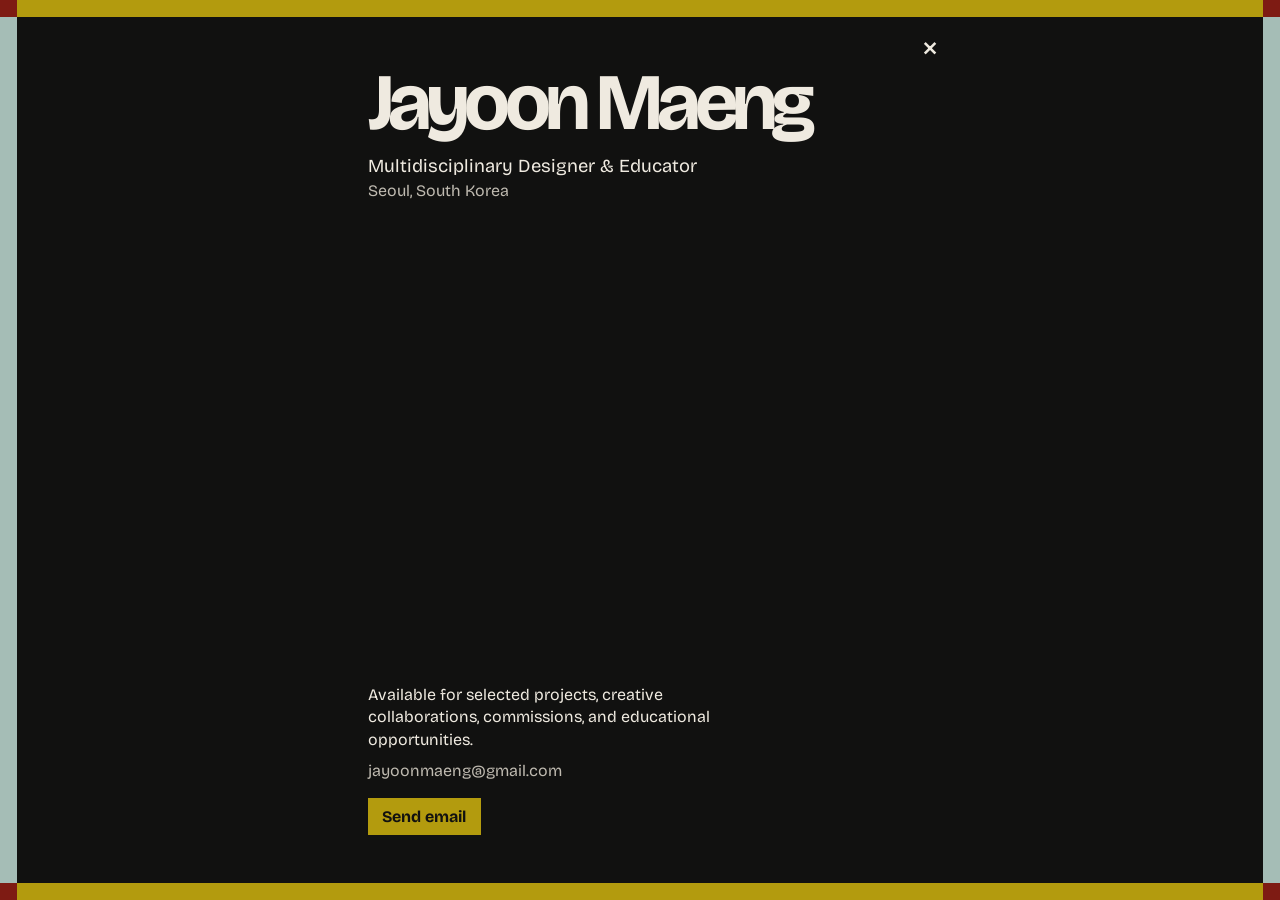
<file: contact-card.html>
<!doctype html>
<html lang="en">
<head>
  <meta charset="utf-8">
  <meta name="viewport" content="width=device-width, initial-scale=1">
  <meta name="description" content="Jayoonmaeng is a multidisciplinary design practice exploring the intersections of material, form, and experience across physical and digital media.">
  <title>Contact — Jayoonmaeng</title>
  <link rel="preconnect" href="https://fonts.googleapis.com">
  <link rel="preconnect" href="https://fonts.gstatic.com" crossorigin>
  <link rel="stylesheet" href="https://fonts.googleapis.com/css2?family=Bricolage+Grotesque:opsz,wght@12..96,400..800&amp;display=swap">
  <link rel="stylesheet" href="./style.css?v=pages">
  <script type="module" src="./contact-card.js"></script>
</head>
<body class="contact-card-page">
  <main class="business-card" aria-labelledby="card-name">
    <a class="card-close" href="./index.html" aria-label="Close business card">×</a>
    <div class="card-identity">
      <h1 id="card-name">Jayoon Maeng</h1>
      <p class="card-title">Multidisciplinary Designer &amp; Educator</p>
      <p class="card-location">Seoul, South Korea</p>
    </div>
    <div class="card-contact">
      <p class="card-statement">Available for selected projects, creative collaborations, commissions, and educational opportunities.</p>
      <a class="card-email" href="mailto:jayoonmaeng@gmail.com">jayoonmaeng@gmail.com</a>
      <a class="card-send" href="mailto:jayoonmaeng@gmail.com">Send email</a>
    </div>
  </main>
</body>
</html>
</file>
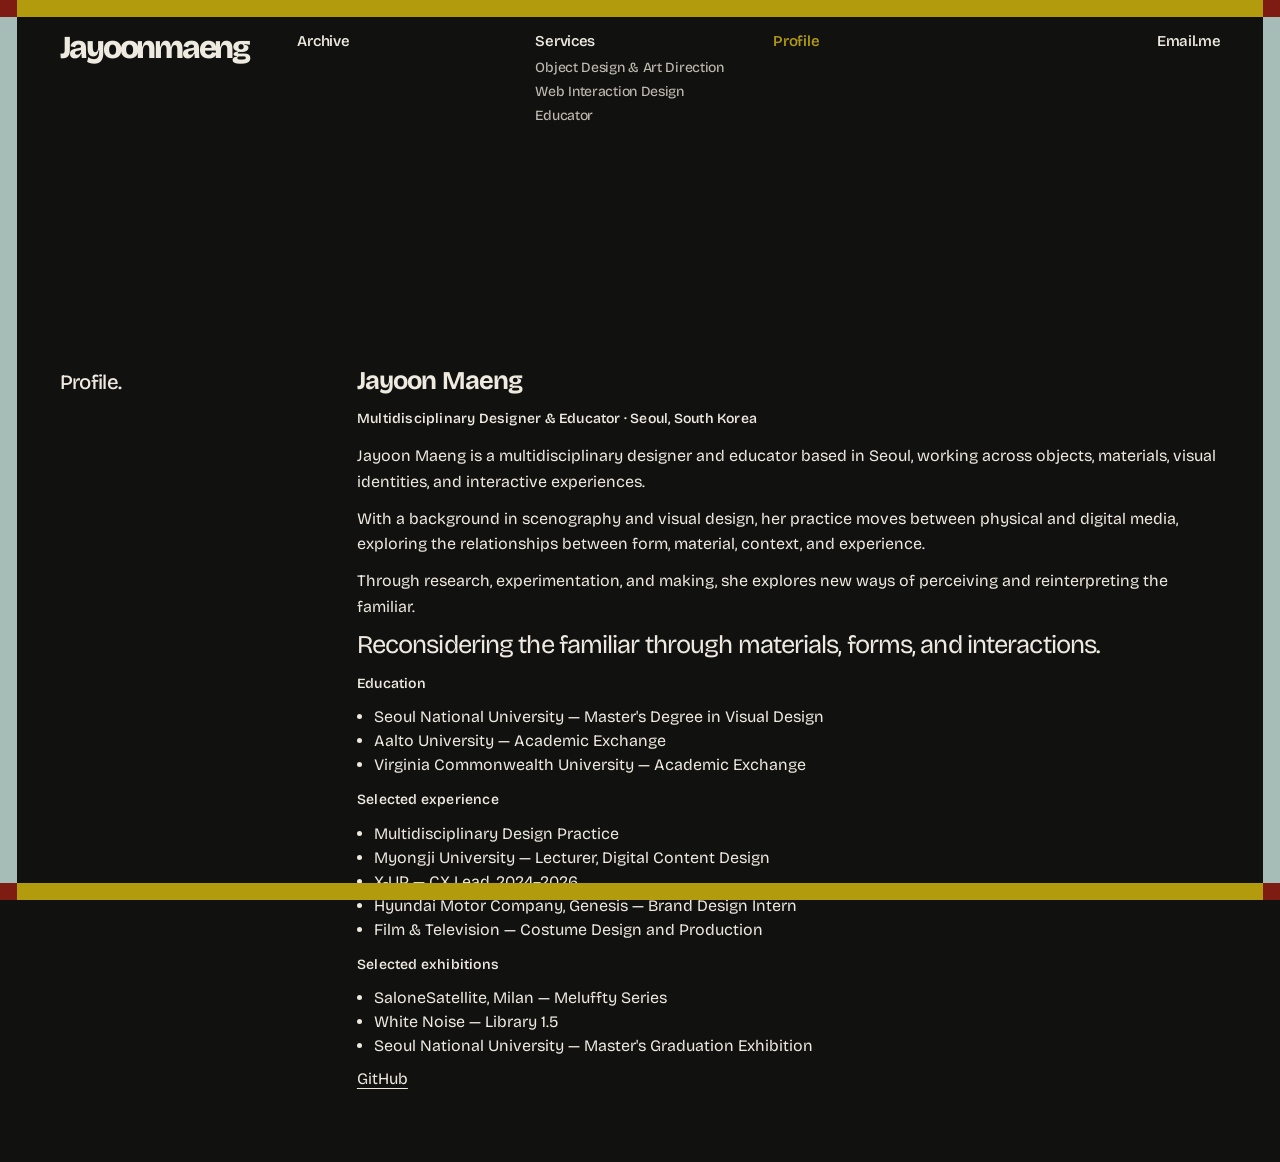
<file: profile.html>
<!doctype html>
<html lang="en">
<head>
  <meta charset="utf-8">
  <meta name="keywords" content="">
  <meta name="viewport" content="width=device-width, initial-scale=1">
  <meta name="description" content="Jayoonmaeng is a multidisciplinary design practice exploring the intersections of material, form, and experience across physical and digital media.">
  <title>Profile — Jayoonmaeng</title>
  <link rel="preconnect" href="https://fonts.googleapis.com">
  <link rel="preconnect" href="https://fonts.gstatic.com" crossorigin>
  <link rel="stylesheet" href="https://fonts.googleapis.com/css2?family=Bricolage+Grotesque:opsz,wght@12..96,400..800&amp;display=swap">
  <link rel="stylesheet" href="./style.css?v=header-shade40">
  <script type="module" src="./app.js?v=header-blend"></script>
</head>
<body id="top">
  <a class="skip" href="#main">Skip to content</a>
  <header class="masthead">
    <a class="brand" href="./index.html" aria-label="Jayoonmaeng home">Jayoonmaeng</a>
    <nav class="masthead-nav" aria-label="Main navigation">
      <a href="./index.html#work">Archive</a>
      <div class="masthead-services">
        <a href="./services.html">Services</a>
        <ul class="service-nav"></ul>
      </div>
      <a href="./profile.html" aria-current="page">Profile</a>
    </nav>
    <a class="email-link" href="./contact-card.html" target="jayoon-contact">Email.me</a>
  </header>

  <main id="main" class="standalone-page">
    <section id="info" class="info" aria-labelledby="info-title">
      <h1 id="info-title" lang="en">Profile<span>.</span></h1>
      <div class="info-copy profile-copy content-stack"></div>
    </section>

  </main>

  <footer class="footer label"><span>JAYOON / PORTFOLIO</span><a href="#top">Back to top</a></footer>
</body>
</html>
</file>
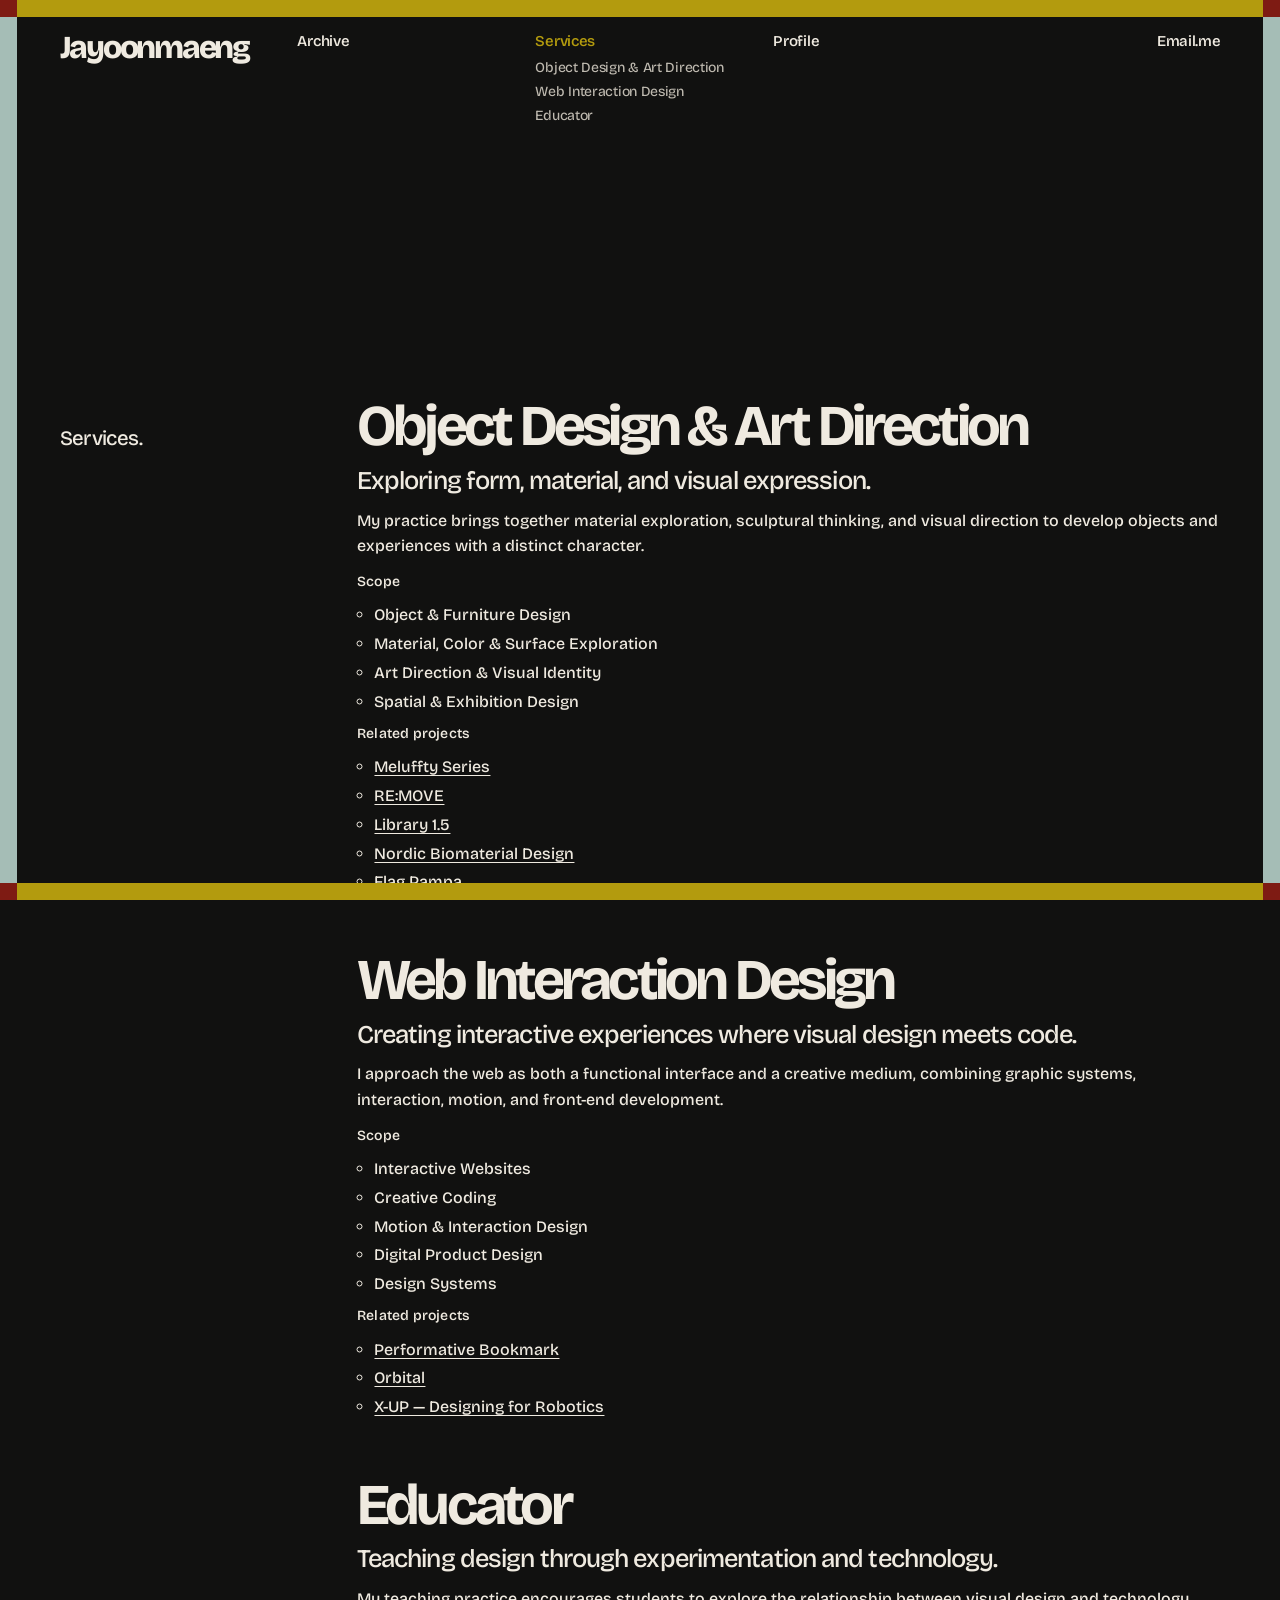
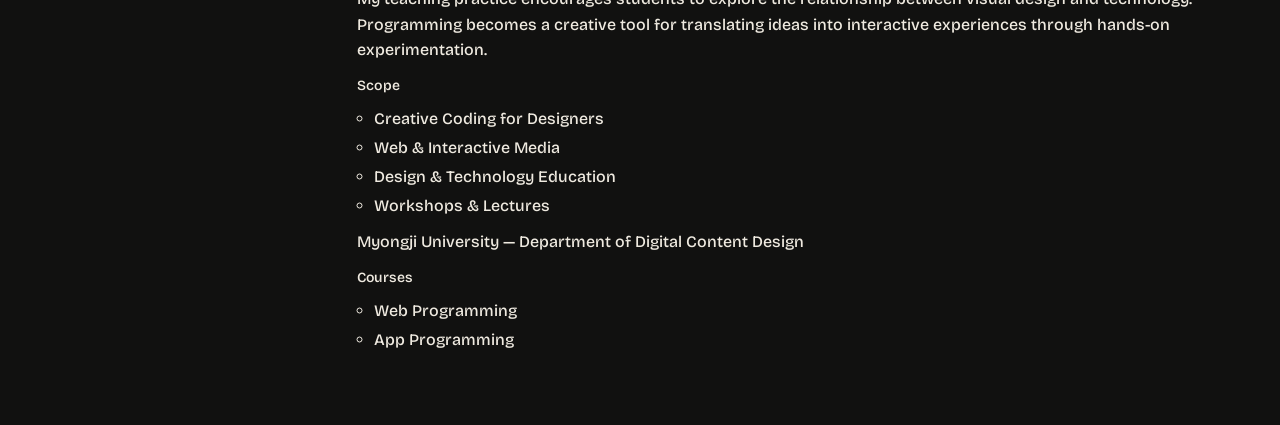
<file: services.html>
<!doctype html>
<html lang="en">
<head>
  <meta charset="utf-8">
  <meta name="keywords" content="">
  <meta name="viewport" content="width=device-width, initial-scale=1">
  <meta name="description" content="Jayoonmaeng is a multidisciplinary design practice exploring the intersections of material, form, and experience across physical and digital media.">
  <title>Services — Jayoonmaeng</title>
  <link rel="preconnect" href="https://fonts.googleapis.com">
  <link rel="preconnect" href="https://fonts.gstatic.com" crossorigin>
  <link rel="stylesheet" href="https://fonts.googleapis.com/css2?family=Bricolage+Grotesque:opsz,wght@12..96,400..800&amp;display=swap">
  <link rel="stylesheet" href="./style.css?v=header-shade40">
  <script type="module" src="./app.js?v=header-blend"></script>
</head>
<body id="top">
  <a class="skip" href="#main">Skip to content</a>
  <header class="masthead">
    <a class="brand" href="./index.html" aria-label="Jayoonmaeng home">Jayoonmaeng</a>
    <nav class="masthead-nav" aria-label="Main navigation">
      <a href="./index.html#work">Archive</a>
      <div class="masthead-services">
        <a href="./services.html" aria-current="page">Services</a>
        <ul class="service-nav"></ul>
      </div>
      <a href="./profile.html">Profile</a>
    </nav>
    <a class="email-link" href="./contact-card.html" target="jayoon-contact">Email.me</a>
  </header>

  <main id="main" class="standalone-page">
    <section id="services" class="info" aria-labelledby="services-title">
      <h1 id="services-title" lang="en">Services<span>.</span></h1>
      <ul class="info-copy service-list"></ul>
    </section>

  </main>

  <footer class="footer label"><span>JAYOON / PORTFOLIO</span><a href="#top">Back to top</a></footer>
  <dialog id="project-dialog" aria-labelledby="project-title">
    <header class="detail-bar">
      <span class="brand">Jayoonmaeng</span>
      <form method="dialog">
        <button class="close label" aria-label="Close project" autofocus>Back to work <span aria-hidden="true">×</span></button>
      </form>
    </header>
    <div class="detail-layout">
      <section class="detail-copy" aria-labelledby="project-title">
        <h2 id="project-title" lang="en"></h2>
        <p id="project-subtitle" class="project-subtitle"></p>
        <p id="project-description"></p>
        <dl class="detail-meta"></dl>
        <div class="detail-lists content-stack"></div>
        <a class="project-lab-link label" hidden></a>
      </section>
      <div class="detail-gallery" aria-label="Project images"></div>
    </div>
  </dialog>
</body>
</html>
</file>
<file: style.css>
:root {
  color-scheme: dark;
  --paper: #efeae0;
  --ink: #111110;
  --mustard: #b39b0e;
  --red: #7e1b13;
  --sage: #a5bdb6;
  --brown: #512715;
  --muted: #bfbab0;
  --edge: clamp(1rem, 3.3vw, 3.5rem);
  --rail: clamp(.5rem, 1.35vw, 1.35rem);
  --masthead-height: 55px;
  --content-top: calc(var(--masthead-height) + var(--rail));
  --crossband: linear-gradient(90deg, var(--red) var(--rail), var(--mustard) var(--rail) calc(100% - var(--rail)), var(--red) 0);
  --sideband: linear-gradient(var(--sage), var(--sage));
  --frame-colors:
    var(--crossband) top / 100% var(--rail) no-repeat,
    var(--crossband) bottom / 100% var(--rail) no-repeat,
    var(--sideband) left / var(--rail) 100% no-repeat,
    var(--sideband) right / var(--rail) 100% no-repeat;
  font-family: "Bricolage Grotesque", Arial, sans-serif;
  font-optical-sizing: auto;
  color: var(--paper);
  background: var(--ink);
  scroll-behavior: smooth;
}
*, *::before, *::after { box-sizing: border-box; }
body, p, h1, h2 { margin: 0; }
body { padding: var(--rail); }
body::before {
  content: "";
  position: fixed;
  z-index: 8;
  inset: 0;
  background: var(--frame-colors);
  pointer-events: none;
}
a { color: inherit; text-decoration: none; }
button { font: inherit; color: inherit; }
[hidden] { display: none !important; }
:focus-visible { outline: 2px dashed currentColor; outline-offset: 4px; }
section { scroll-margin-top: 1rem; }
.label {
  font-size: .875rem;
  font-weight: 550;
  line-height: 1.25;
  letter-spacing: .015em;
}
.skip { position: fixed; z-index: 10; left: 1rem; top: calc(var(--rail) + .5rem); padding: .75rem; background: var(--ink); color: var(--paper); transform: translateY(-200%); }
.skip:focus { transform: none; }
.masthead {
  --column-gap: clamp(.65rem, 2.25vw, 2rem);
  position: sticky;
  top: var(--rail);
  z-index: 5;
  display: grid;
  grid-template-columns: repeat(5, minmax(0, 1fr));
  column-gap: var(--column-gap);
  align-content: start;
  min-height: var(--masthead-height);
  padding: 1rem var(--edge) .9rem;
  background: var(--ink);
  border: 0;
  font-size: .9375rem;
  line-height: 1.12;
  letter-spacing: -.02em;
}
.brand {
  font-size: clamp(.94rem, 2vw, 1.2rem);
  font-weight: 800;
  letter-spacing: -.045em;
}
.masthead .brand {
  font-size: clamp(1.2rem, 2.5vw, 2.65rem);
  font-weight: 800;
  line-height: .95;
  letter-spacing: -.07em;
}
@supports (mix-blend-mode: difference) {
  body:has(.masthead.is-scrolled)::after {
    content: "";
    position: fixed;
    inset: var(--rail) var(--rail) auto;
    height: var(--masthead-height);
    z-index: 4;
    background: rgb(0 0 0 / 40%);
    pointer-events: none;
  }
  .masthead.is-scrolled:not(:has(:focus-visible)) {
    background: transparent;
    color: #fff;
    mix-blend-mode: difference;
  }
  .masthead.is-scrolled:not(:has(:focus-visible)) .service-nav { color: inherit; }
}
.masthead-nav {
  display: grid;
  grid-column: span 3;
  grid-template-columns: repeat(3, minmax(0, 1fr));
  column-gap: var(--column-gap);
  align-items: start;
  font-weight: 550;
}
.masthead-nav a { display: inline-block; }
.masthead-nav a:hover { color: var(--mustard); }
.service-nav {
  margin: .6rem 0 0;
  padding: 0;
  list-style: none;
  color: var(--muted);
  font-size: .875rem;
  font-weight: 450;
  line-height: 1.2;
}
.service-nav li + li { margin-top: .45rem; }
.email-link { justify-self: end; align-self: start; font-weight: 550; white-space: nowrap; }
.email-link:hover { color: var(--mustard); }
[id] { scroll-margin-top: calc(var(--content-top) + .75rem); }
#top { scroll-margin-top: 0; }
.work {
  background: var(--ink);
}
.work h1 {
  font-size: clamp(1.75rem, 3vw, 3.4rem);
  line-height: 1;
  letter-spacing: -.06em;
}
.work h1 span { color: var(--mustard); }
.board-note { margin-top: .5rem; color: var(--muted); }
.view-options {
  display: flex;

}
.view-options button {
  cursor: pointer;
  min-height: 44px;
  padding: .55rem .8rem;
  border: 0;
  background: transparent;
}
.view-options button { color: var(--muted); }
.view-options button[aria-pressed="true"] { color: var(--paper); }
.board {
  display: grid;
  grid-template-columns: repeat(4, minmax(0, 1fr));
  grid-auto-rows: 4px;
  grid-auto-flow: dense;
  align-items: start;
  column-gap: clamp(.7rem, 1.5vw, 1.35rem);
  margin-top: clamp(1.8rem, 4vw, 4rem);
}
.work-group { min-width: 0; }
.group-heading {
  display: flex;
  flex-wrap: wrap;
  align-items: baseline;
  gap: .45rem 1rem;
  padding-bottom: .95rem;
}
.group-heading h2 { margin: 0; font-size: clamp(1.05rem, 1.6vw, 1.5rem); letter-spacing: -.055em; }
.group-heading p { color: var(--muted); }
.tile {
  display: block;
  width: 100%;
  padding: 0;
  border: 0;
  background: transparent;
  cursor: pointer;
  text-align: left;
}
.tile-art {
  display: flex;
  align-items: center;
  justify-content: center;
  position: relative;
  width: 100%;
  overflow: hidden;
  background: var(--tile-color);
  color: #111;
  aspect-ratio: var(--tile-ratio);
}
.tile-art img, .tile-art video {
  position: absolute;
  inset: 0;
  width: 100%;
  height: 100%;
  object-fit: cover;
}
.portrait { --tile-ratio: 4 / 5; --tile-color: var(--mustard); }
.landscape { --tile-ratio: 16 / 10; --tile-color: var(--red); }
.square { --tile-ratio: 1; --tile-color: var(--brown); }
.detail { --tile-ratio: 3 / 2; --tile-color: #a69274; }
.editorial { --tile-ratio: 3 / 4; --tile-color: var(--sage); }
.motion-still { --tile-ratio: 5 / 4; --tile-color: #dbd1bd; }
.tile-label {
  display: flex;
  flex-wrap: wrap;
  align-items: baseline;
  justify-content: space-between;
  gap: .25rem .65rem;
  padding-block: .55rem;

  font-weight: 700;
}
.tile-label small { font-size: .8rem; font-weight: 400; }
.tile:hover .tile-label, .work .project:hover, .work .project:focus-visible { color: var(--paper); }
.work { padding: clamp(2rem, 4vw, 4rem) var(--edge) clamp(3rem, 7vw, 7rem); }
.section-heading { display: flex; justify-content: space-between; align-items: end; gap: .75rem; }
h2 {
  font-size: clamp(4rem, 11vw, 10rem);
  font-weight: 800;
  line-height: .82;
  letter-spacing: -.085em;
}
h2 span { color: var(--muted); }
.index-note { margin: 1rem 0 1.7rem; line-height: 1.5; }
.index-labels, .project { display: flex; align-items: baseline; gap: .75rem; }
.index-labels > :first-child, .project strong { flex: 1.5; min-width: 0; }
.index-labels > :nth-child(2), .project > :nth-child(2) { flex: 1; min-width: 0; }
.project .plus { margin-left: auto; }
.index-labels { padding-block: .55rem; }
.index { list-style: none; margin: 0; padding: 0; }
.project {
  background: transparent;
  border: 0;
  width: 100%;
  min-height: 74px;
  padding: .7rem 0;
  cursor: pointer;
  text-align: left;
}
.project strong { font-size: clamp(1.6rem, 4vw, 3.2rem); letter-spacing: -.085em; line-height: .95; overflow-wrap: anywhere; }

.plus { font-size: 1.5rem; font-weight: 400; }
.lab {
  display: flex;
  min-height: 390px;
  background: #191512;
  color: var(--paper);
}
.lab-copy { flex: 1; display: flex; flex-direction: column; justify-content: space-between; gap: 2rem; padding: clamp(1.4rem, 4vw, 4rem) var(--edge); }
.lab-copy h2 span { color: var(--paper); }
.lab-copy p:last-child, .info-copy p:last-child { max-width: 30rem; line-height: 1.65; }
.scene {
  flex: 1.35;
  position: relative;
  display: flex;
  align-items: center;
  justify-content: center;
  min-height: 320px;
  overflow: hidden;

  background: #211a15;
}
.scene canvas { display: block; position: absolute; inset: 0; width: 100%; height: 100%; }
.fallback {
  width: min(66%, 300px);
  aspect-ratio: 1;
  border-radius: 50%;
  transform: rotate(-30deg) scaleY(.72);
  background: repeating-radial-gradient(circle, transparent 0 6px, var(--paper) 7px 8px, transparent 9px 11px);
  mask-image: radial-gradient(circle, transparent 28%, #000 36% 64%, transparent 72%);
}
.scene.ready .fallback { visibility: hidden; }
.motion-toggle { padding: .65rem .8rem; border: 0; color: inherit; background: transparent; z-index: 1; position: absolute; bottom: 1rem; right: 1rem; cursor: pointer; }
.info {
  display: flex;
  align-items: baseline;
  gap: clamp(2rem, 6vw, 7rem);
  padding: clamp(3rem, 8vw, 9rem) var(--edge);
}
.info h2 {
  flex: 0 0 19%;
  font-size: clamp(1rem, 1.6vw, 1.55rem);
  letter-spacing: -.03em;
  line-height: 1.25;
  font-weight: 500;
}
.info-copy { flex: 1; min-width: 0; }
.info-copy .label { margin-bottom: .8rem; }
.service-list {
  margin: 0;
  padding: 0;
  list-style: none;
  font-size: clamp(2rem, 5.4vw, 6.25rem);
  font-weight: 500;
  letter-spacing: -.065em;
  line-height: .98;
  text-wrap: balance;
}
.service-list li + li { margin-top: .3em; }
.section-links { display: flex; gap: 1.2rem; margin-top: 1rem; }
.section-links a { text-decoration: underline; text-underline-offset: .22em; }
.footer { display: flex; justify-content: space-between; gap: 1rem; padding: 1.1rem var(--edge); }
.footer a:hover, .project-lab-link:hover { text-decoration: underline; }
body.detail-open { overflow: hidden; }
#project-dialog {
  position: fixed;
  inset: 0;
  width: 100%;
  height: 100dvh;
  max-width: none;
  max-height: none;
  padding: var(--rail);
  margin: 0;
  border: 0;
  background: var(--frame-colors), var(--ink);
  background-attachment: local, local, scroll, scroll, scroll;
  color: var(--paper);
  overflow: auto;
  overscroll-behavior: contain;
}
#project-dialog[open] { animation: detail-open 240ms ease-out both; }
#project-dialog::backdrop { background: #000b; }
@keyframes detail-open {
  from { opacity: 0; transform: translateY(.8rem); }
  to { opacity: 1; transform: translateY(0); }
}
.detail-bar {
  position: sticky;
  top: 0;
  z-index: 2;
  min-height: 55px;
  display: flex;
  align-items: center;
  justify-content: space-between;
  gap: 1rem;
  padding-inline: var(--edge);

  background: var(--ink);
}
.close {
  display: inline-flex;
  align-items: center;
  gap: .8rem;
  min-height: 44px;
  padding: .4rem 0 .4rem .5rem;
  border: 0;
  background: transparent;
  cursor: pointer;
}
.close span { font-size: 1.55rem; font-weight: 400; }
.close:hover { color: var(--muted); }
.detail-layout {
  display: flex;
  align-items: start;
  gap: clamp(2rem, 6vw, 7rem);
  padding: clamp(1.6rem, 4vw, 4rem) var(--edge) 5rem;
}
.detail-copy {
  flex: 1;
  min-width: 0;
  position: sticky;
  top: 80px;
}
.detail-copy h2 {
  font-size: clamp(2rem, 5vw, 5.25rem);
  line-height: .97;
  letter-spacing: -.075em;
  margin-bottom: 1.25rem;
}
#project-description { line-height: 1.65; max-width: 30rem; }
.detail-meta { margin: 1.7rem 0 0; }
.detail-meta div {
  display: flex;
  gap: .5rem;
  padding: .65rem 0;

}
.detail-meta dt { flex: 0 0 4.25rem; color: var(--muted); }
.detail-meta dd { margin: 0; }
.project-lab-link { display: inline-block; margin-top: 1.5rem; }
.detail-gallery { flex: 2.25; min-width: 0; display: flex; flex-direction: column; gap: 2.5rem; }
.detail-gallery figure { margin: 0; }
.detail-gallery .tile-art {
  max-height: min(78vh, 900px);
  background: var(--tile-color);
}
.detail-gallery figcaption {
  display: flex;
  justify-content: space-between;
  gap: 1rem;
  padding: .65rem 0;
  color: var(--muted);

}
.content-stack > * + *, .lab-intro > * + * { margin-top: .7rem; }
.content-stack p, .lab-intro p { line-height: 1.6; }
.content-stack h3, .content-stack h4, .text-list { margin-bottom: 0; }
.content-stack .content-lead, .lab-intro .content-lead {
  font-size: clamp(1.2rem, 2vw, 1.8rem);
  line-height: 1.2;
  letter-spacing: -.035em;
}
.service-list { font-size: 1rem; line-height: 1.45; letter-spacing: normal; text-wrap: wrap; }
.service-list > li + li { margin-top: 3rem; }
.service-name {
  font-size: clamp(1.85rem, 4.5vw, 5rem);
  line-height: .98;
  letter-spacing: -.065em;
  text-wrap: balance;
}
.text-list { margin-top: .45rem; padding-left: 1.1rem; line-height: 1.5; }
.text-button {
  background: transparent;
  padding: 0;
  border: 0;
  text-decoration: underline;
  text-underline-offset: .18em;
  text-align: left;
  cursor: pointer;
}
.project-subtitle { margin-bottom: .8rem; font-weight: 650; }
.contact-copy a, .lab-studies a { text-decoration: underline; text-underline-offset: .2em; }
.lab-studies {
  display: flex;
  flex-wrap: wrap;
  gap: 2.25rem;
  padding: 2.5rem var(--edge);
}
.lab-studies article { flex: 1 1 25%; min-width: min(100%, 13rem); }
@media (681px <= width <= 980px) {
  .board { grid-template-columns: repeat(3, minmax(0, 1fr)); }
}
@media (max-width: 680px) {
  .masthead { row-gap: .8rem; font-size: .875rem; }
  .masthead .brand { grid-column: 1 / -1; }
  .masthead-nav { grid-template-columns: .85fr 1.6fr .85fr; }
  .service-nav { font-size: .78rem; }
  .email-link { grid-column: span 2; }
  .board { grid-template-columns: repeat(2, minmax(0, 1fr)); }
  .detail-layout, .lab, .info { flex-direction: column; }
  .detail-gallery, .scene { width: 100%; }
  .detail-layout { gap: 1.6rem; }
  .lab-studies article { flex-basis: 100%; }
  .detail-copy { position: static; }
  .scene { min-height: 300px; }
  .info { align-items: flex-start; gap: 1.25rem; }
}
@media (prefers-reduced-motion: reduce) {
  :root { scroll-behavior: auto; }
  #project-dialog[open] { animation: none; }
}

.standalone-page { min-height: 75svh; }
.info > h1 {
  flex: 0 0 19%;
  font-size: clamp(1rem, 1.6vw, 1.55rem);
  letter-spacing: -.03em;
  line-height: 1.25;
  font-weight: 500;
}
.masthead-nav [aria-current="page"] { color: var(--mustard); }
.contact-card-page {
  min-height: 100dvh;
  display: flex;
  justify-content: center;
  align-items: stretch;
}
.business-card {
  position: relative;
  width: min(100%, 40rem);
  display: flex;
  flex-direction: column;
  justify-content: space-between;
  gap: 2rem;
  padding: clamp(1.35rem, 6vw, 3rem);
}
.card-close {
  position: absolute;
  right: .85rem;
  top: .6rem;
  padding: .35rem .55rem;
  font-size: 2rem;
  line-height: 1;
}
.card-close:hover { color: var(--mustard); }
.card-identity h1 {
  max-width: 90%;
  font-size: clamp(2.5rem, 10vw, 5rem);
  line-height: .95;
  letter-spacing: -.07em;
}
.card-title { margin-top: .85rem; font-size: 1.15rem; }
.card-location { margin-top: .25rem; color: var(--muted); }
.card-contact p { max-width: 36ch; line-height: 1.4; }
.card-email { display: block; margin-top: .6rem; color: var(--muted); }
.card-send {
  display: inline-block;
  margin-top: 1.15rem;
  padding: .55rem .9rem;
  background: var(--mustard);
  color: var(--ink);
  font-weight: 700;
}
.card-send:hover { background: var(--paper); }
</file>
